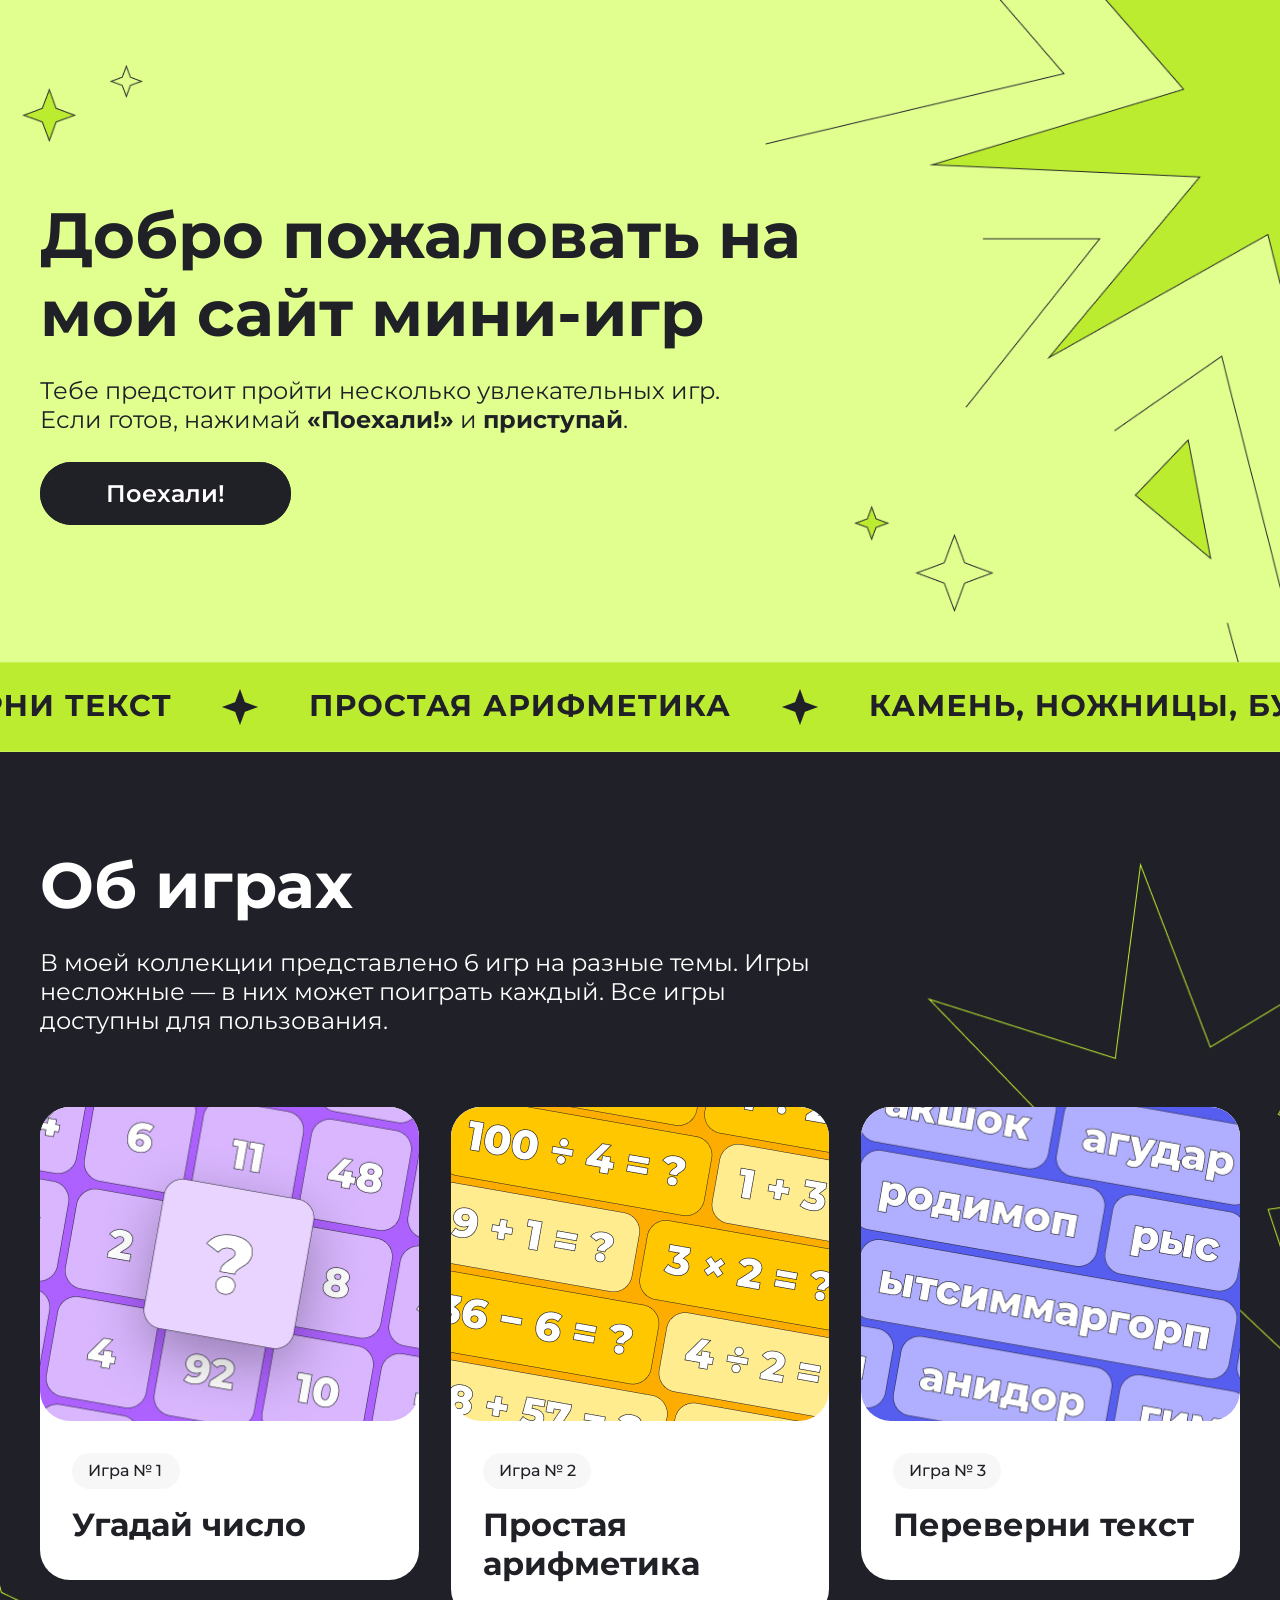
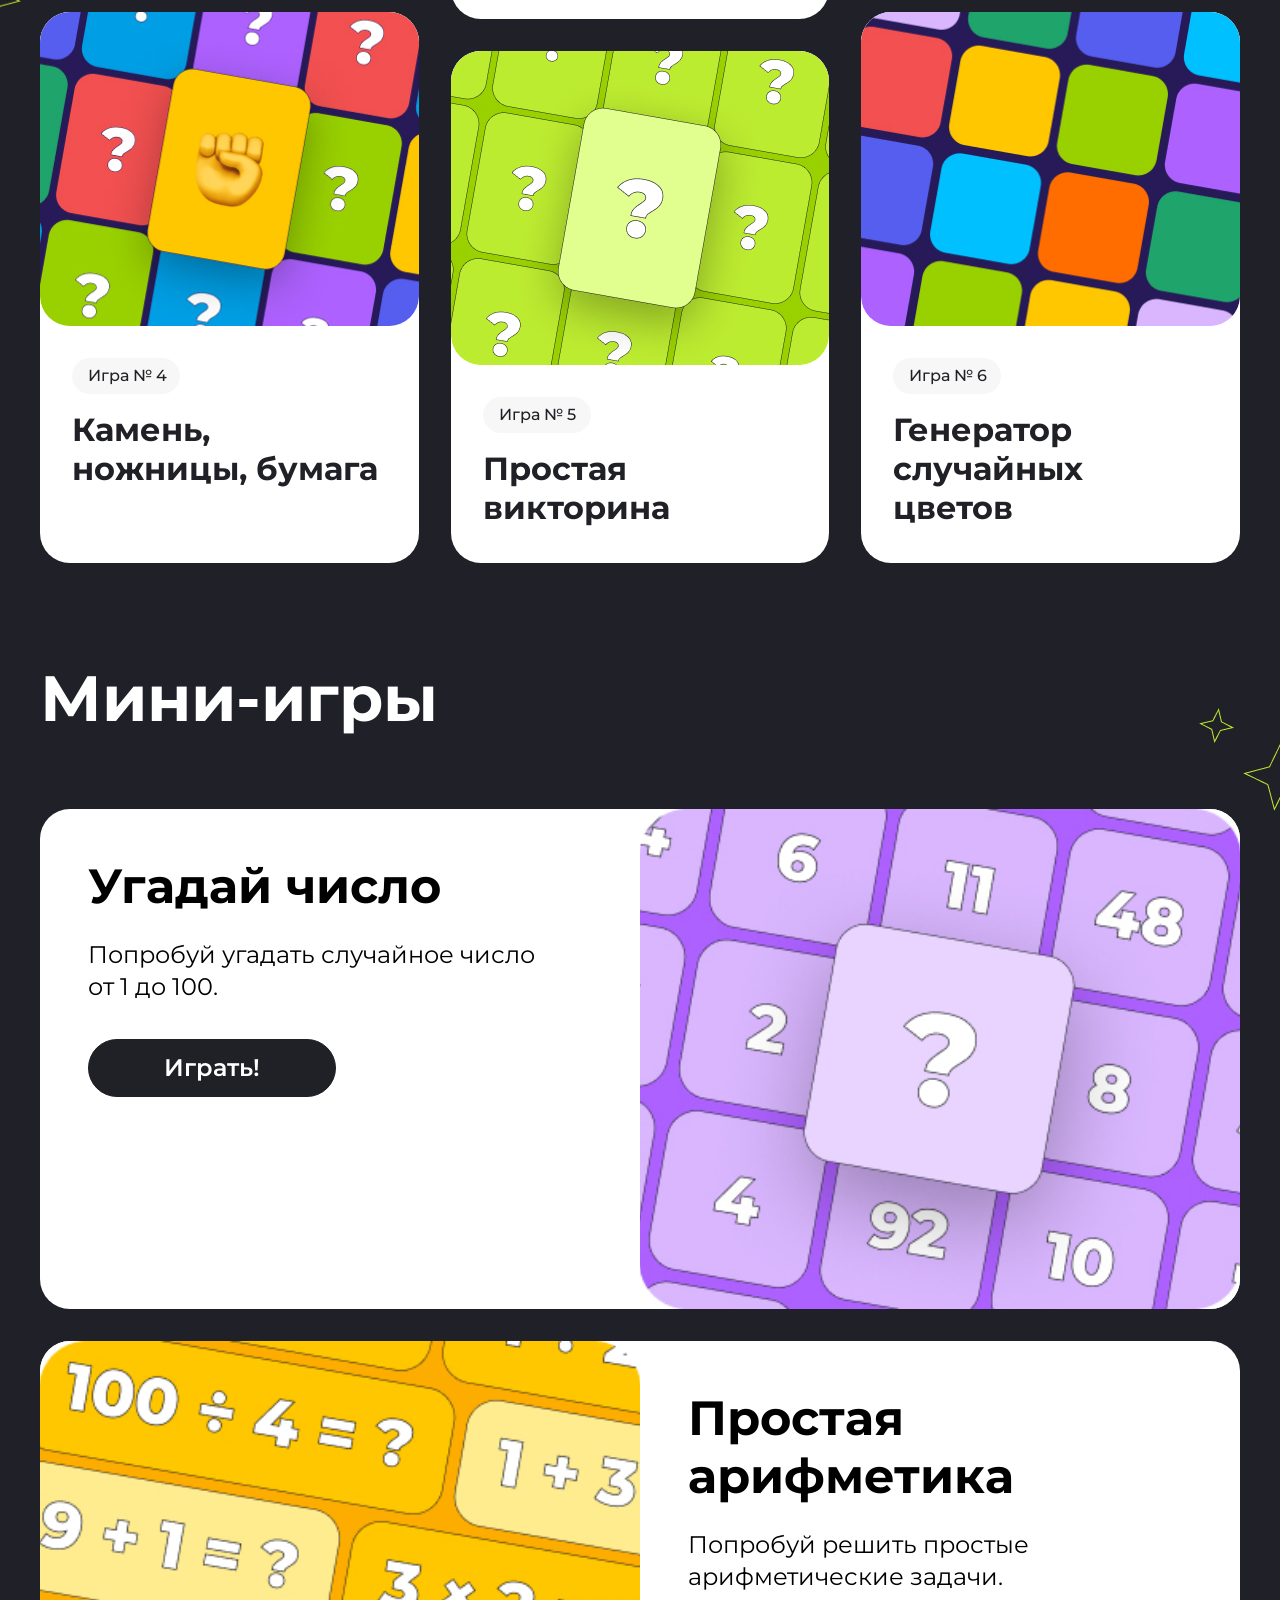
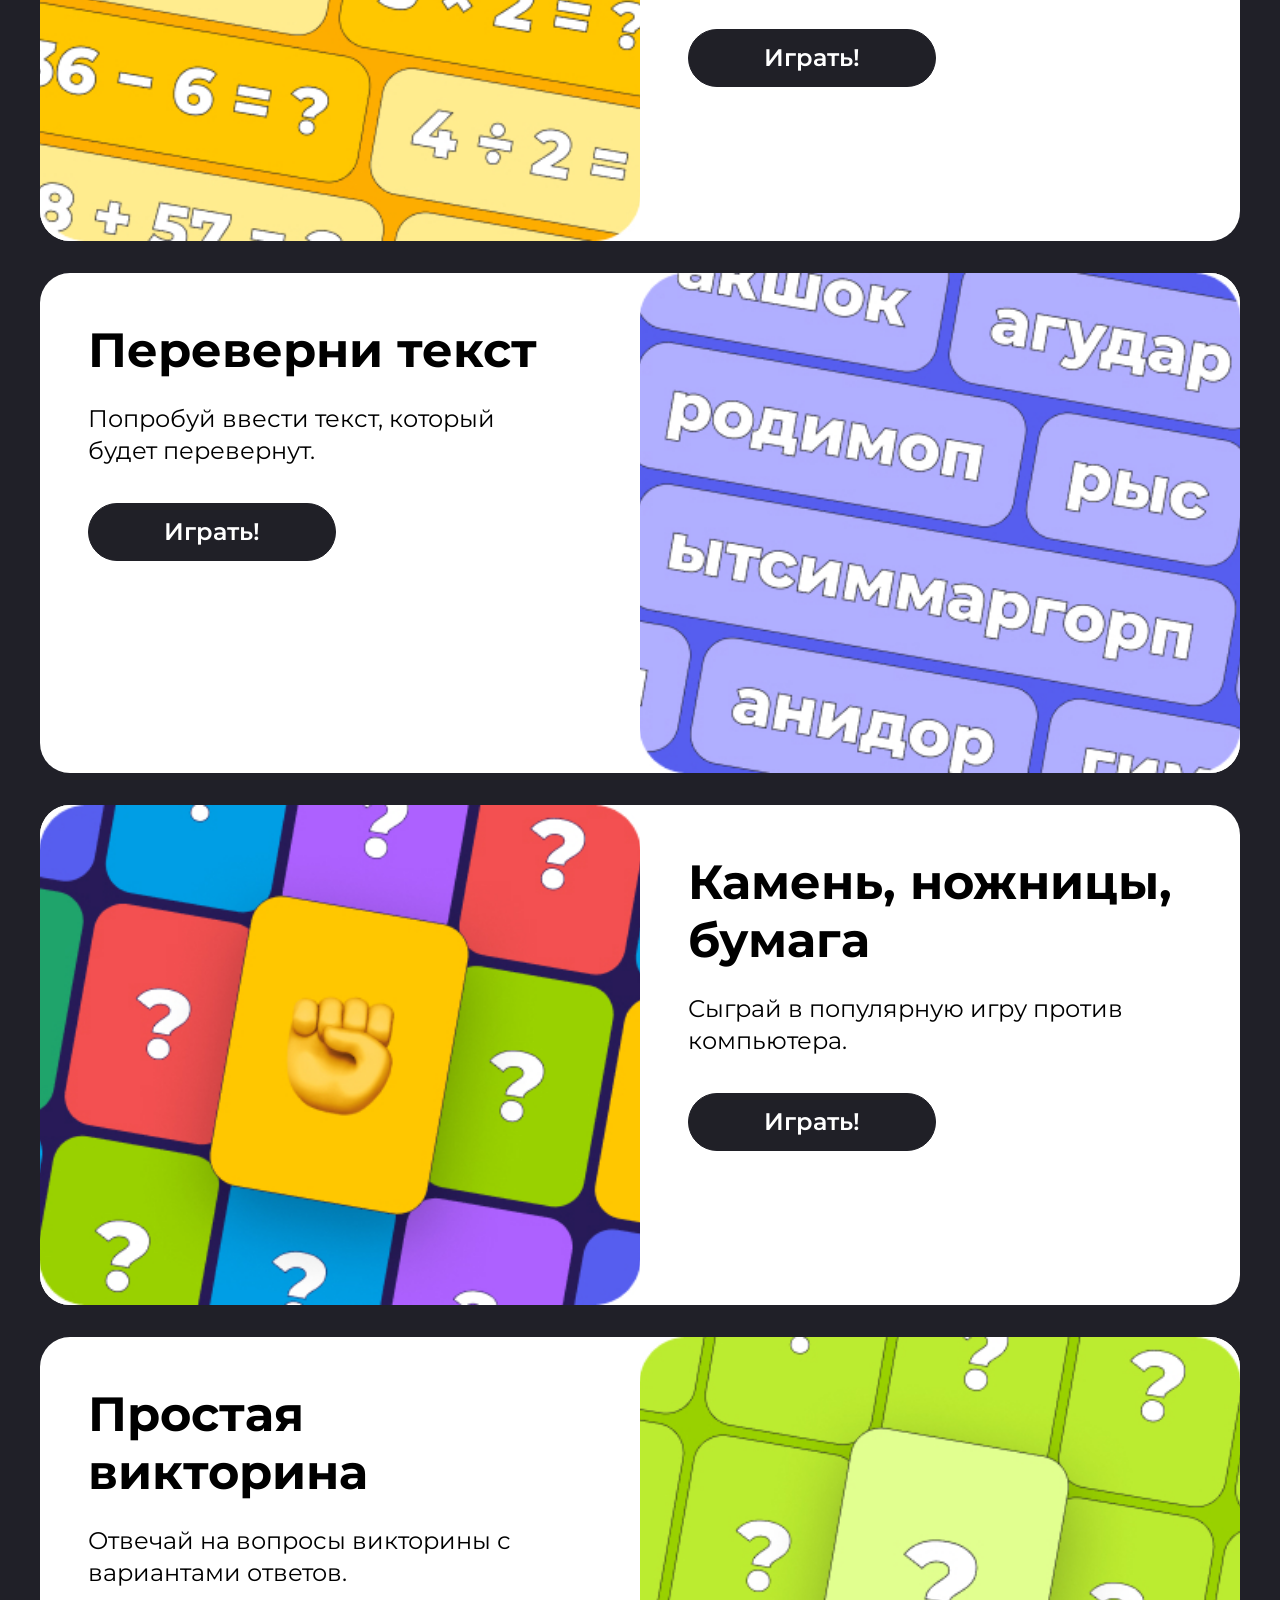
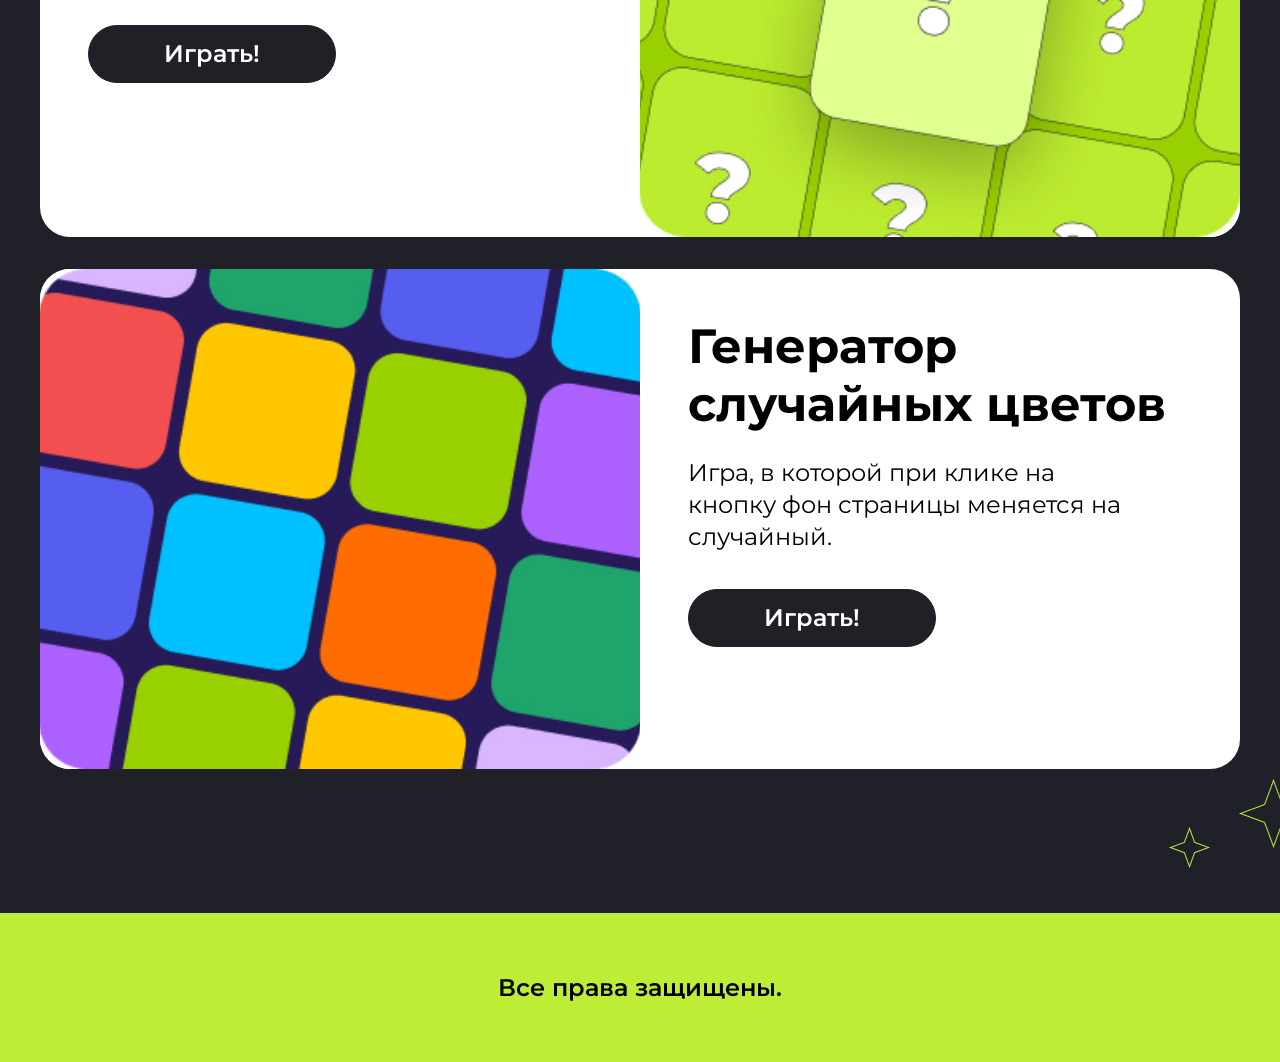
<file: index.html>
<!DOCTYPE html>
<html lang="ru">
<head>
  <meta charset="UTF-8">
  <meta name="viewport" content="width=device-width, initial-scale=1.0">
  <title>index</title>
  <link rel="preconnect" href="https://fonts.googleapis.com">
  <link rel="preconnect" href="https://fonts.gstatic.com" crossorigin>
  <link href="https://fonts.googleapis.com/css2?family=Montserrat:ital,wght@0,100..900;1,100..900&display=swap" rel="stylesheet">
  <link rel="stylesheet" href="./style.css">
</head>
<body>
  <header class="header center">
    <div class="header__box">
      <h1 class="header__title">Добро пожаловать на мой сайт мини-игр</h1>
      <p class="header__subtitle">Тебе предстоит пройти несколько увлекательных игр. Если готов, нажимай <strong>«Поехали!»</strong> и <strong>приступай</strong>.</p>
      <a class="header__button" href="#about-game">Поехали!</a>
    </div>
    <div class="header__scrollbar"></div>
  </header>
  <section class="about-game center" id="about-game">
    <article class="about-game__box">
      <div class="about-game__text">
        <h2 class="about-game__title">Об играх</h2>
      <p class="about-game__subtitle">В моей коллекции представлено 6 игр на разные темы. Игры несложные — в них может поиграть каждый.
Все игры доступны для пользования.</p>
      </div>
      <div class="about-game__content">
        <a class="game game_1" href="#game-mini__1">
          <div class="game__img game__img_1"></div>
          <div class="game__text">
            <div class="game__number">Игра № 1</div>
            <div class="game__name">Угадай число</div>
          </div>
        </a>
        
        <a class="game game_2" href="#game-mini__2">
          <div class="game__img game__img_2"></div>
          <div class="game__text">
            <div class="game__number">Игра № 2</div>
            <div class="game__name">Простая арифметика</div>
          </div>
        </a>
        <a class="game game_3" href="#game-mini__3">
          <div class="game__img game__img_3"></div>
          <div class="game__text">
            <div class="game__number">Игра № 3</div>
            <div class="game__name">Переверни текст</div>
          </div>
        </a>
        <a class="game game_4" href="#game-mini__4">
          <div class="game__img game__img_4"></div>
          <div class="game__text">
            <div class="game__number">Игра № 4</div>
            <div class="game__name">Камень, ножницы, бумага</div>
          </div>
        </a>
        
        <a class="game game_5" href="#game-mini__5">
          <div class="game__img game__img_5"></div>
          <div class="game__text">
            <div class="game__number">Игра № 5</div>
            <div class="game__name">Простая викторина</div>
          </div>
        </a>
        <a class="game game_6" href="#game-mini__6">
          <div class="game__img game__img_6"></div>
          <div class="game__text">
            <div class="game__number">Игра № 6</div>
            <div class="game__name">Генератор случайных цветов</div>
          </div>
        </a>
        
      </div>
    </article>
  </section>
 
  <section class="games-mini center">
    <div class="games-mini__box">
      <div class="games-mini__text">
        <h2 class="games-mini__title">Мини-игры</h2>
      </div>
      <div class="games-mini__content">
        <article class="game-mini" id="game-mini__1">
          <div class="game-mini__title">
            <div class="game-mini__text">
              <div class="game-mini__name">Угадай число</div>
              <div class="game-mini__description">Попробуй угадать случайное число от 1 до 100.</div>
            </div>
            <a class="game-mini__button" type="button" href="game-mini__1.html">Играть!</a>
          </div>
          <div class="game-mini__img game-mini__img_1"></div>
        </article>

        <article class="game-mini" id="game-mini__2">
          <div class="game-mini__title">
            <div class="game-mini__text">
              <div class="game-mini__name">Простая арифметика</div>
              <div class="game-mini__description">Попробуй решить простые арифметические задачи.</div>
            </div>
            <a class="game-mini__button"  type="button" href="game-mini__2.html">Играть!</a>
          </div>
          <div class="game-mini__img game-mini__img_2"></div>
        </article>

        <article class="game-mini" id="game-mini__3">
          <div class="game-mini__title">
            <div class="game-mini__text">
              <div class="game-mini__name">Переверни текст</div>
              <div class="game-mini__description">Попробуй ввести текст, который будет перевернут.</div>
            </div>
            <a class="game-mini__button" type="button" href="game-mini__3.html">Играть!</a>
          </div>
          <div class="game-mini__img game-mini__img_3"></div>
        </article>

        <article class="game-mini" id="game-mini__4">
          <div class="game-mini__title">
            <div class="game-mini__text">
              <div class="game-mini__name">Камень, ножницы, бумага</div>
              <div class="game-mini__description">Сыграй в популярную игру против компьютера.</div>
            </div>
            <a class="game-mini__button" type="button" href="game-mini__4.html">Играть!</a>
          </div>
          <div class="game-mini__img game-mini__img_4"></div>
        </article>

        <article class="game-mini" id="game-mini__5">
          <div class="game-mini__title">
            <div class="game-mini__text">
              <div class="game-mini__name">Простая викторина</div>
              <div class="game-mini__description">Отвечай на вопросы викторины с вариантами ответов.</div>
            </div>
            <a class="game-mini__button" type="button" href="game-mini__5.html">Играть!</a>
          </div>
          <div class="game-mini__img game-mini__img_5"></div>
        </article>

        <article class="game-mini" id="game-mini__6">
          <div class="game-mini__title">
            <div class="game-mini__text">
              <div class="game-mini__name">Генератор случайных цветов</div>
              <div class="game-mini__description">Игра, в которой при клике на кнопку фон страницы меняется на случайный.</div>
            </div>
            <a class="game-mini__button" type="button" href="game-mini__6.html">Играть!</a>
          </div>
          <div class="game-mini__img game-mini__img_6"></div>
        </article>
        
          
      </div>
    </div>
  </section>
    
  
  <footer class="footer center">
    <p class="footer__text">Все права защищены.</p>
  </footer>
</body>
</html>
</file>
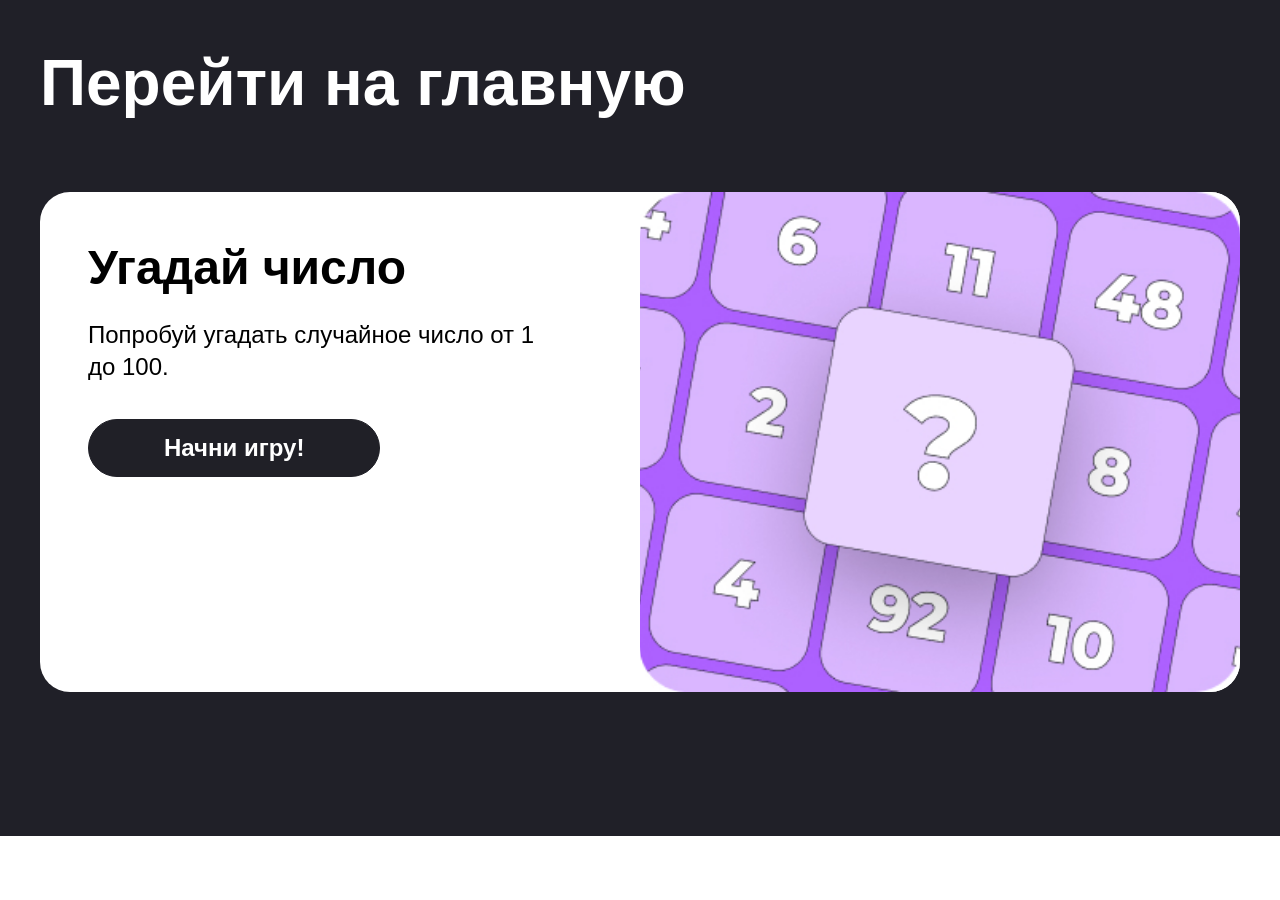
<file: game-mini__1.html>
<!DOCTYPE html>
<html lang="ru">
<head>
    <meta charset="UTF-8">
    <meta name="viewport" content="width=device-width, initial-scale=1.0">
    <title>guess the number</title>
    <link rel="stylesheet" href="./style.css">
</head>
<body>

  <section class="games-mini center">
    <div class="games-mini__box">
      <div class="games-mini__text">
        <a class="games-mini__title games-mini__link" href="index.html">Перейти на главную</a>
      </div>
      <div>
        <article class="game-mini" id="game-mini__1">
          <div class="game-mini__title">
            <div class="game-mini__text">
              <div class="game-mini__name">Угадай число</div>
              <div class="game-mini__description">Попробуй угадать случайное число от 1 до 100.</div>
            </div>
            <a class="game-mini__button" type="button" href="#" onclick="guessNumber()">Начни игру!</a>
          </div>
          <div class="game-mini__img game-mini__img_1"></div>
        </article>
      </div>
    </div>
  </section>

    <script src="game-mini__1.js"></script>
</body>
</html>
</file>
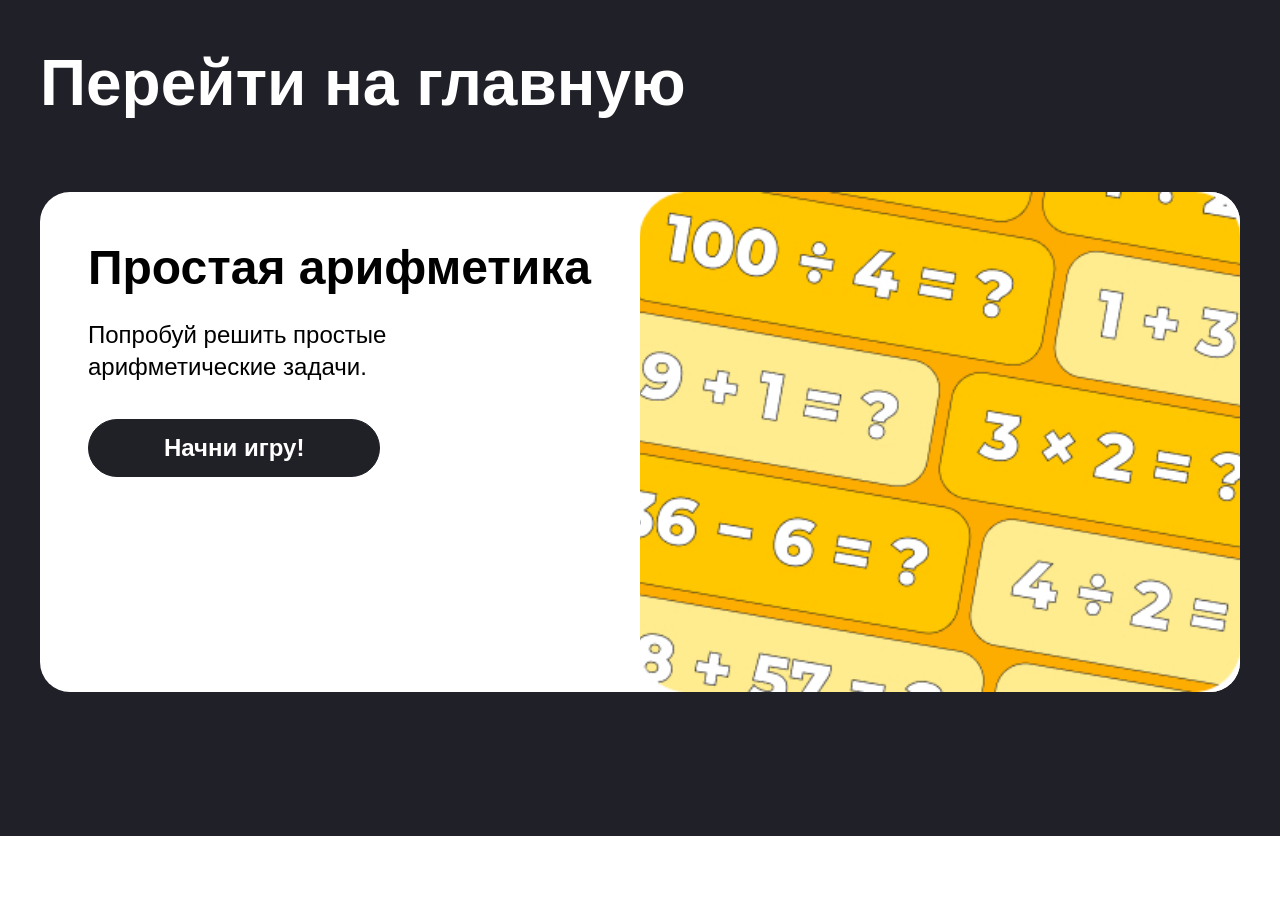
<file: game-mini__2.html>
<!DOCTYPE html>
<html lang="ru">
<head>
    <meta charset="UTF-8">
    <meta name="viewport" content="width=device-width, initial-scale=1.0">
    <title>simple arithmetic</title>
    <link rel="stylesheet" href="./style.css">
</head>
<body>
<section class="games-mini center">
    <div class="games-mini__box">
      <div class="games-mini__text">
        <a class="games-mini__title games-mini__link" href="index.html">Перейти на главную</a>
      </div>
      <div>
        <article class="game-mini" id="game-mini__2">
          <div class="game-mini__title">
            <div class="game-mini__text">
              <div class="game-mini__name">Простая арифметика</div>
              <div class="game-mini__description">Попробуй решить простые арифметические задачи.</div>
            </div>
            <a class="game-mini__button"  type="button" href="#" onclick="simpleArithmetic()">Начни игру!</a>
          </div>
          <div class="game-mini__img game-mini__img_2"></div>
        </article>
      </div>
    </div>
  </section>
    
    <script src="game-mini__2.js"></script>
</body>
</html>
</file>
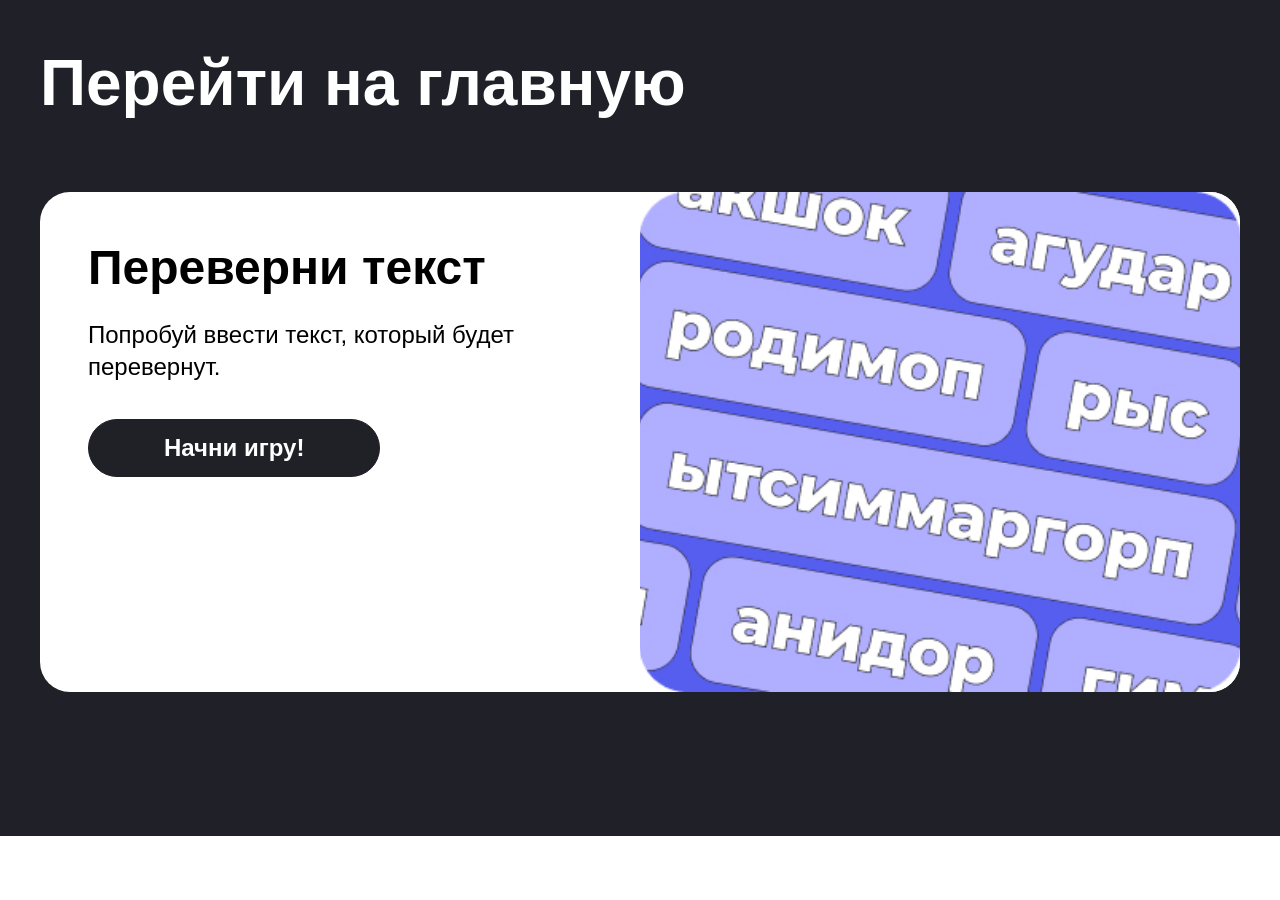
<file: game-mini__3.html>
<!DOCTYPE html>
<html lang="ru">
<head>
    <meta charset="UTF-8">
    <meta name="viewport" content="width=device-width, initial-scale=1.0">
    <title>flip the text</title>
    <link rel="stylesheet" href="./style.css">
</head>
<body>
<section class="games-mini center">
    <div class="games-mini__box">
      <div class="games-mini__text">
        <a class="games-mini__title games-mini__link" href="index.html">Перейти на главную</a>
      </div>
      <div>
        <article class="game-mini" id="game-mini__3">
          <div class="game-mini__title">
            <div class="game-mini__text">
              <div class="game-mini__name">Переверни текст</div>
              <div class="game-mini__description">Попробуй ввести текст, который будет перевернут.</div>
            </div>
            <a class="game-mini__button" type="button" href="#" onclick="flipTheText()">Начни игру!</a>
          </div>
          <div class="game-mini__img game-mini__img_3"></div>
        </article>
       </divss=>
    </div>
  </section>
    
    <script src="game-mini__3.js"></script>
</body>
</html>
</file>
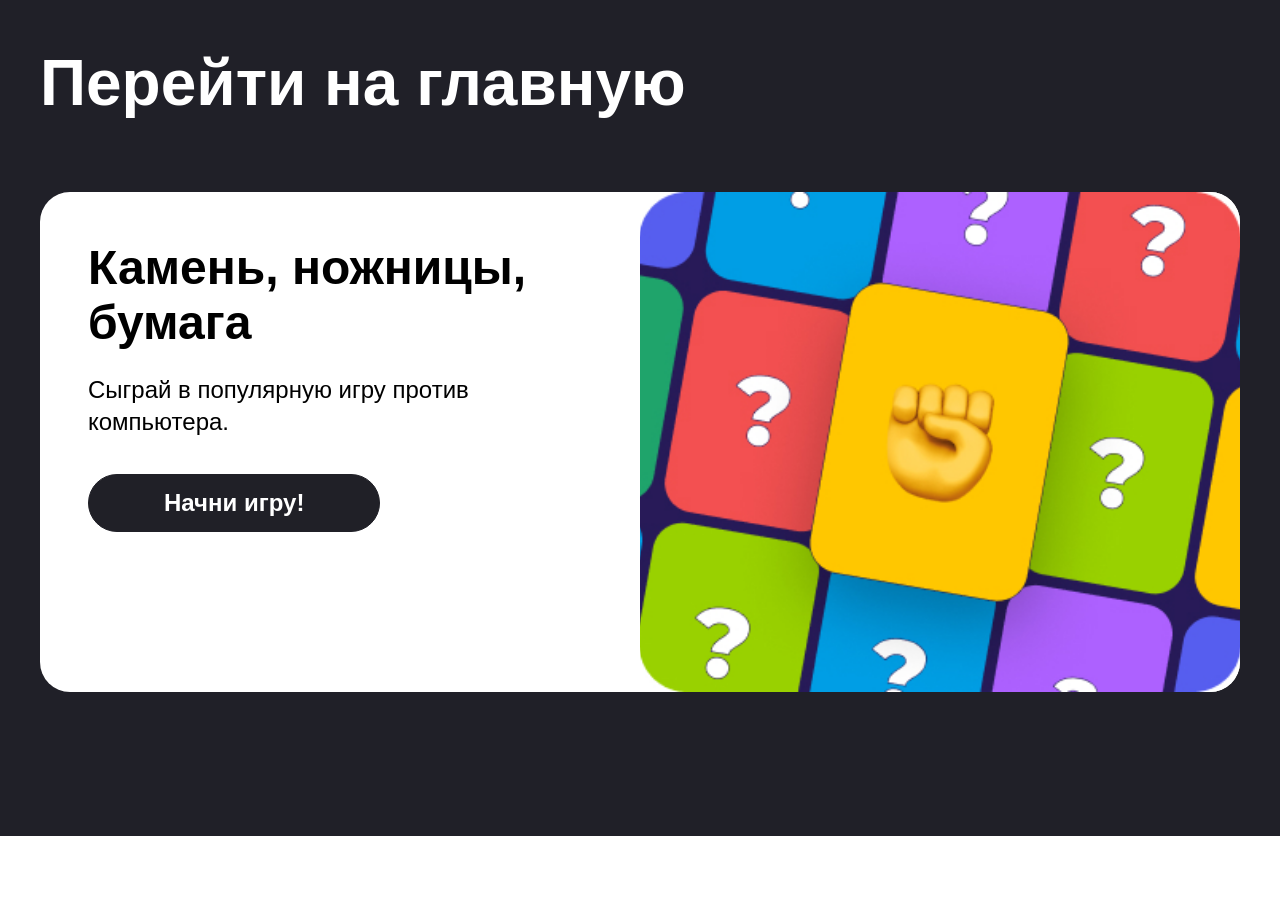
<file: game-mini__4.html>
<!DOCTYPE html>
<html lang="ru">
<head>
    <meta charset="UTF-8">
    <meta name="viewport" content="width=device-width, initial-scale=1.0">
    <title>Rock Scissors Paper</title>
    <link rel="stylesheet" href="./style.css">
</head>
<body>
<section class="games-mini center">
    <div class="games-mini__box">
      <div class="games-mini__text">
        <a class="games-mini__title games-mini__link" href="index.html">Перейти на главную</a>
      </div>
      <div>
        <article class="game-mini" id="game-mini__4">
          <div class="game-mini__title">
            <div class="game-mini__text">
              <div class="game-mini__name">Камень, ножницы, бумага</div>
              <div class="game-mini__description">Сыграй в популярную игру против компьютера.</div>
            </div>
            <a class="game-mini__button" type="button" href="#" onclick="rockScissorsPaper()">Начни игру!</a>
          </div>
          <div class="game-mini__img game-mini__img_4"></div>
        </article>
       </div>
    </div>
  </section>

    
    <script src="game-mini__4.js"></script>
</body>
</html>
</file>
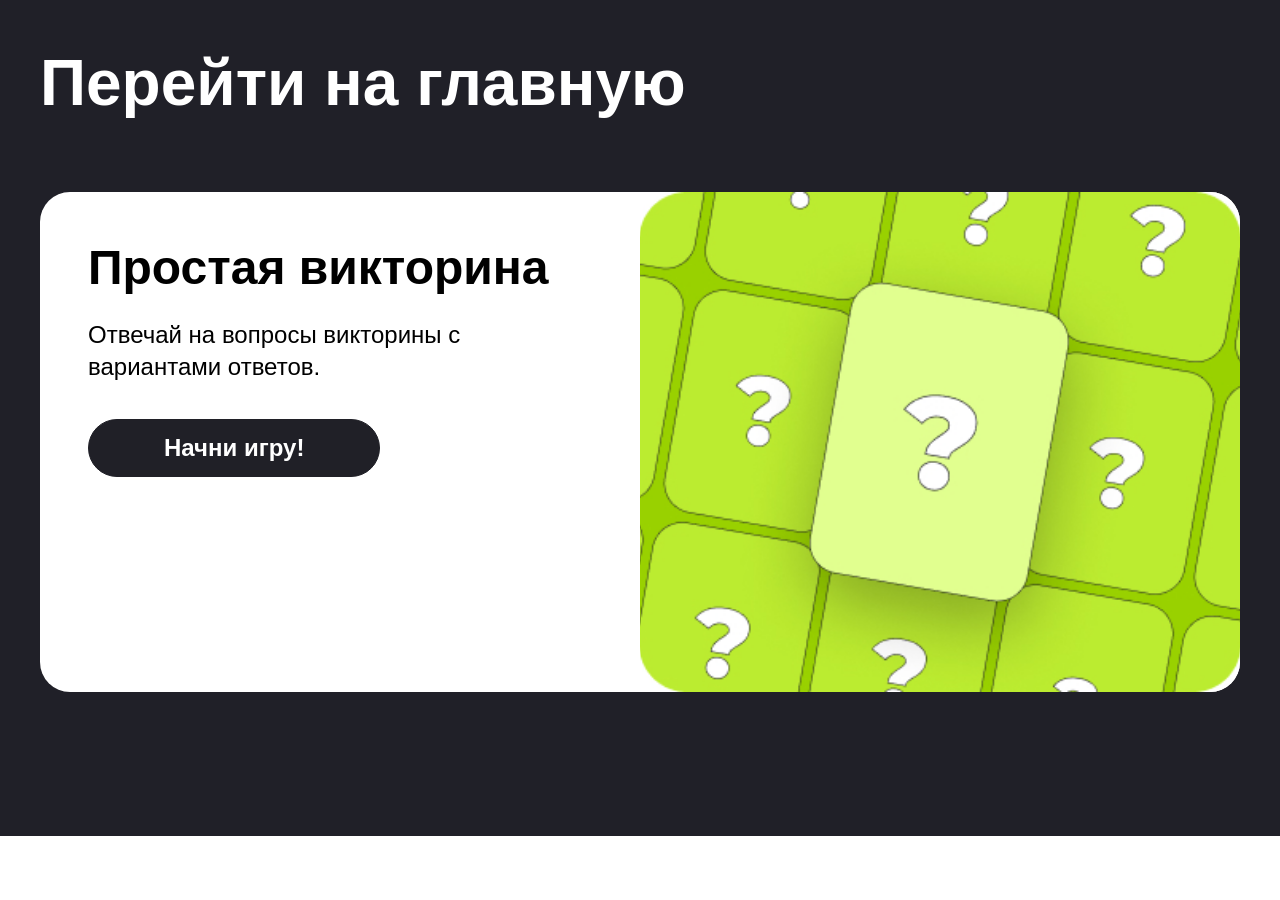
<file: game-mini__5.html>
<!DOCTYPE html>
<html lang="ru">
<head>
    <meta charset="UTF-8">
    <meta name="viewport" content="width=device-width, initial-scale=1.0">
    <title>A simple quiz</title>
    <link rel="stylesheet" href="./style.css">
</head>
<body>
<section class="games-mini center">
    <div class="games-mini__box">
      <div class="games-mini__text">
        <a class="games-mini__title games-mini__link" href="index.html">Перейти на главную</a>
      </div>
      <div>
        <article class="game-mini" id="game-mini__5">
          <div class="game-mini__title">
            <div class="game-mini__text">
              <div class="game-mini__name">Простая викторина</div>
              <div class="game-mini__description">Отвечай на вопросы викторины с вариантами ответов.</div>
            </div>
            <a class="game-mini__button" type="button" href="#" onclick="startQuiz()">Начни игру!</a>
          </div>
          <div class="game-mini__img game-mini__img_5"></div>
        </article> 
      </div>
    </div>
  </section>
    
    <script src="game-mini__5.js"></script>
</body>
</html>
</file>
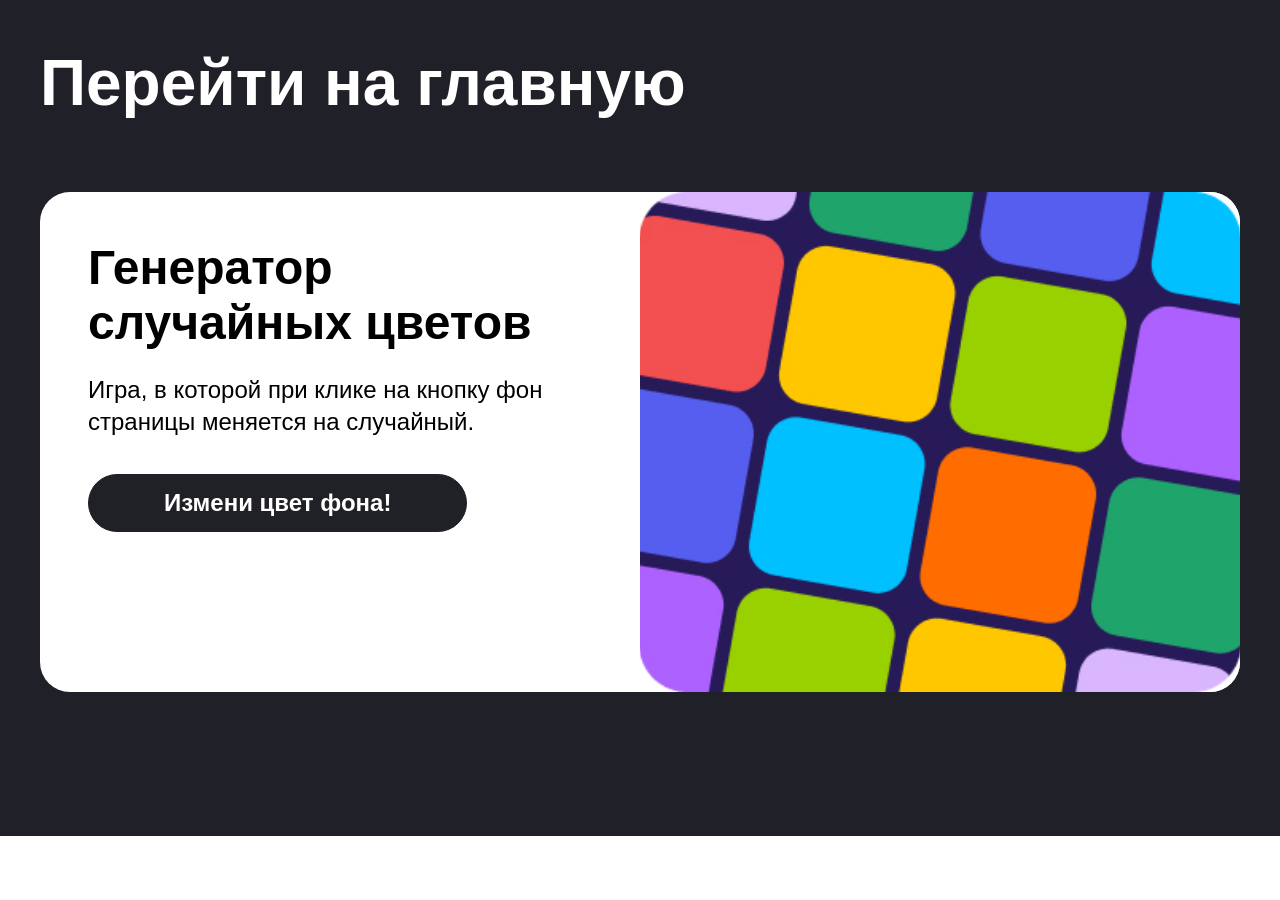
<file: game-mini__6.html>
<!DOCTYPE html>
<html lang="ru">
<head>
    <meta charset="UTF-8">
    <meta name="viewport" content="width=device-width, initial-scale=1.0">
    <title>random color generator</title>
    <link rel="stylesheet" href="./style.css">
</head>
<body>
<section class="games-mini center">
    <div class="games-mini__box">
      <div class="games-mini__text">
        <a class="games-mini__title games-mini__link" href="index.html">Перейти на главную</a>
      </div>
      <div>
        <article class="game-mini" id="game-mini__6">
          <div class="game-mini__title">
            <div class="game-mini__text">
              <div class="game-mini__name">Генератор случайных цветов</div>
              <div class="game-mini__description">Игра, в которой при клике на кнопку фон страницы меняется на случайный.</div>
            </div>
            <a class="game-mini__button button6" type="button">Измени цвет фона!</a>
          </div>
          <div class="game-mini__img game-mini__img_6"></div>
        </article>
        
          
      </div>
        
    </div>
  </section>
    
    <script src="game-mini__6.js"></script>
</body>
</html>
</file>
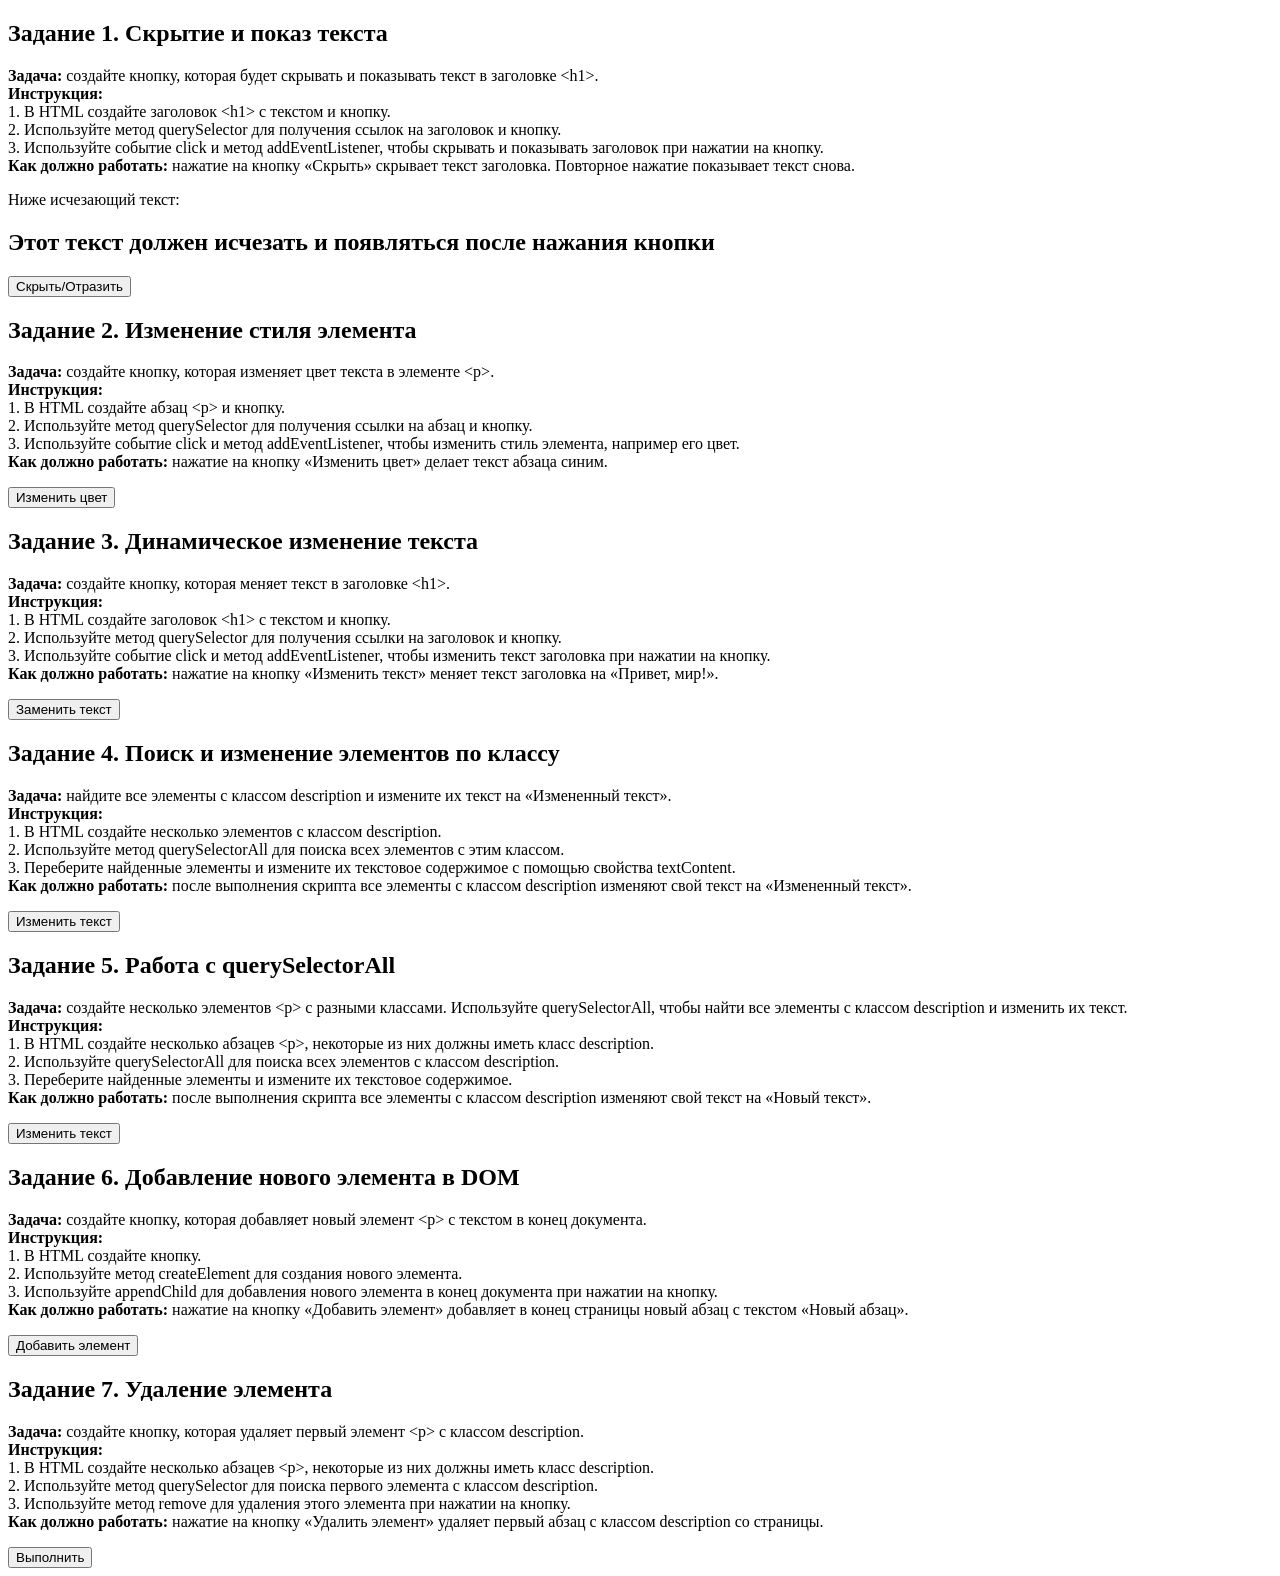
<file: js.html>
<!DOCTYPE html>
<html lang="ru">
<head>
    <meta charset="UTF-8">
    <meta name="viewport" content="width=device-width, initial-scale=1.0">
    <title>Document</title>
</head>
<body>
    <section>
        <h1 class="title">Задание 1. Скрытие и показ текста</h1>
        <p class='description'><strong>Задача:</strong> cоздайте кнопку, которая будет скрывать и показывать текст в заголовке &lt;h1&gt;.<br>
        <strong>Инструкция:</strong><br>
        1. В HTML создайте заголовок &lt;h1&gt; с текстом и кнопку. <br>
        2. Используйте метод querySelector для получения ссылок на заголовок и кнопку.<br>
        3. Используйте событие click и метод addEventListener, чтобы скрывать и показывать заголовок при нажатии на кнопку.<br>

        <strong>Как должно работать:</strong> нажатие на кнопку «Скрыть» скрывает текст заголовка. Повторное нажатие показывает текст снова.</p>
        <p>Ниже исчезающий текст:</p>
        <h2 class="text1">Этот текст должен исчезать и появляться после нажания кнопки</h2>
        <button id="exercise-1">Скрыть/Отразить</button>
    </section>

    <section>
        <h1 class="title">Задание 2. Изменение стиля элемента</h1>
        <p class="text2"><strong>Задача:</strong> создайте кнопку, которая изменяет цвет текста в элементе &lt;p&gt;. <br>
        <strong>Инструкция:</strong><br>
        1. В HTML создайте абзац &lt;p&gt; и кнопку.<br>
        2. Используйте метод querySelector для получения ссылки на абзац и кнопку.<br>
        3. Используйте событие click и метод addEventListener, чтобы изменить стиль элемента, например его цвет.<br>

        <strong>Как должно работать:</strong> нажатие на кнопку «Изменить цвет» делает текст абзаца синим.</p>
        <button id="exercise-2">Изменить цвет</button>
    </section>

    <section>
        <h1 class="text3">Задание 3. Динамическое изменение текста</h1>
        <p class='description'><strong>Задача:</strong> создайте кнопку, которая меняет текст в заголовке &lt;h1&gt;. <br>
        <strong>Инструкция:</strong><br>
        1. В HTML создайте заголовок &lt;h1&gt; с текстом и кнопку.<br>
        2. Используйте метод querySelector для получения ссылки на заголовок и кнопку.<br>
        3. Используйте событие click и метод addEventListener, чтобы изменить текст заголовка при нажатии на кнопку.<br>

        <strong>Как должно работать:</strong> нажатие на кнопку «Изменить текст» меняет текст заголовка на «Привет, мир!».</p>
        <button id="exercise-3">Заменить текст</button>
    </section>

    <section>
        <h1>Задание 4. Поиск и изменение элементов по классу</h1>
        <p class='description'><strong>Задача:</strong> найдите все элементы с классом description и измените их текст на «Измененный текст».<br>
        <strong>Инструкция:</strong><br>
        1. В HTML создайте несколько элементов с классом description.<br>
        2. Используйте метод querySelectorAll для поиска всех элементов с этим классом.<br>
        3. Переберите найденные элементы и измените их текстовое содержимое с помощью свойства textContent.<br>

        <strong>Как должно работать:</strong> после выполнения скрипта все элементы с классом description изменяют свой текст на «Измененный текст».</p>
        <button id="exercise-4">Изменить текст</button>
    </section>

    <section>
        <h1>Задание 5. Работа с querySelectorAll</h1>
        <p class='description'><strong>Задача:</strong> создайте несколько элементов &lt;p&gt; с разными классами. Используйте querySelectorAll, чтобы найти все элементы с классом description и изменить их текст.<br>
        <strong>Инструкция:</strong><br>
        1. В HTML создайте несколько абзацев &lt;p&gt;, некоторые из них должны иметь класс description.<br>
        2. Используйте querySelectorAll для поиска всех элементов с классом description.<br>
        3. Переберите найденные элементы и измените их текстовое содержимое.<br>

        <strong>Как должно работать:</strong> после выполнения скрипта все элементы с классом description изменяют свой текст на «Новый текст».</p>
        <button id="exercise-5">Изменить текст</button>
    </section>

    <section>
        <h1>Задание 6. Добавление нового элемента в DOM</h1>
        <p><strong>Задача:</strong> создайте кнопку, которая добавляет новый элемент &lt;p&gt; с текстом в конец документа.<br>
        <strong>Инструкция:</strong><br>
        1. В HTML создайте кнопку.<br>
        2. Используйте метод createElement для создания нового элемента.<br>
        3. Используйте appendChild для добавления нового элемента в конец документа при нажатии на кнопку.<br>

        <strong>Как должно работать:</strong> нажатие на кнопку «Добавить элемент» добавляет в конец страницы новый абзац с текстом «Новый абзац».</p>
        <button id="exercise-6">Добавить элемент</button>
    </section>

    <section>
        <h1>Задание 7. Удаление элемента</h1>
        <p><strong>Задача:</strong> создайте кнопку, которая удаляет первый элемент &lt;p&gt; с классом description.<br>
        <strong>Инструкция:</strong><br>
        1. В HTML создайте несколько абзацев &lt;p&gt;, некоторые из них должны иметь класс description.<br>
        2. Используйте метод querySelector для поиска первого элемента с классом description.<br>
        3. Используйте метод remove для удаления этого элемента при нажатии на кнопку.<br>

        <strong>Как должно работать:</strong> нажатие на кнопку «Удалить элемент» удаляет первый абзац с классом description со страницы.</p>
        <button id="exercise-7">Выполнить</button>
    </section>

    <script src="hw-9.js"></script>
</body>
</html>
</file>
<file: style.css>
@charset "UTF-8";
* {
  margin: 0;
  padding: 0;
  box-sizing: border-box;
}

html {
  font-size: 16px;
  scroll-behavior: smooth;
}

a {
  text-decoration: none;
}

a, input, button {
  font-family: "Montserrat", sans-serif;
}

body {
  font-family: "Montserrat", sans-serif;
  font-size: 16px;
}

.center {
  padding-left: calc(50% - 600px);
  padding-right: calc(50% - 600px);
}

.header {
  background-image: url(./img/header.jpg);
  background-repeat: no-repeat;
  background-position: center;
  background-size: cover;
  color: #202027;
  box-sizing: border-box;
  position: relative;
}
.header__box {
  padding-top: 196px;
  padding-bottom: 246px;
  max-width: 769px;
}
.header__title {
  font-size: 4rem;
  font-weight: 700;
  padding-bottom: 1.5rem;
}
.header__subtitle {
  font-size: 1.5rem;
  font-weight: 400;
  padding-bottom: 3rem;
  max-width: 720px;
}
.header__button {
  background-color: #202027;
  border: 1px solid #202027;
  border-radius: 60px;
  box-sizing: border-box;
  padding: 16px 65px;
  text-align: center;
  font-weight: 600;
  font-size: 1.5rem;
  line-height: 100%;
  color: #FFFFFF;
  transition: all 1s;
  cursor: pointer;
}
.header__button:hover {
  background-color: white;
  color: #000000;
}
.header__scrollbar {
  background-image: url(./img/header_scrollbar.jpg);
  background-repeat: repeat-x;
  background-position: center;
  background-size: cover;
  width: 100%;
  height: 90px;
  position: absolute;
  bottom: 0;
  right: 0;
  animation: scrollLeft 5s linear infinite;
}

@keyframes scrollLeft {
  0% {
    background-position: 0 center;
  }
  100% {
    background-position: 100% center;
  }
}
.about-game {
  background-image: url(./img/Game1-background.jpg);
  background-repeat: no-repeat;
  background-position: center;
  background-size: cover;
  box-sizing: border-box;
}
.about-game__box {
  padding-bottom: 50px;
  padding-top: 94px;
}
.about-game__title {
  font-size: 4rem;
  font-weight: 700;
  padding-bottom: 1.5rem;
  color: #FFFFFF;
}
.about-game__subtitle {
  font-size: 1.5rem;
  font-weight: 400;
  padding-bottom: 4.5rem;
  max-width: 788px;
  color: #FFFFFF;
}

.about-game__content {
  display: grid;
  gap: 32px;
  grid-template-columns: repeat(3, 1fr);
  align-items: start;
}

.game_1 {
  grid-column: 1;
  grid-row: 1;
  /* Низкая карточка */
  height: 473px; /* Примерная высота */
}

.game_2 {
  grid-column: 2;
  grid-row: 1/3;
  /* Высокая карточка, занимает 2 строки */
  height: 512px; /* Растягивается на всю высоту */
  align-self: start;
}

.game_3 {
  grid-column: 3;
  grid-row: 1;
  /* Низкая карточка */
  height: 473px; /* Примерная высота */
}

.game_4 {
  grid-column: 1;
  grid-row: 2;
  /* Высокая карточка, под первой */
  height: 551px; /* Пропорционально выше 1-й */
  align-self: end; /* Прижимаем к нижней границе */
}

.game_5 {
  grid-column: 2;
  grid-row: 2;
  /* Высокая карточка, та же высота что и 2-я */
  height: 512px;
  align-self: end;
}

.game_6 {
  grid-column: 3;
  grid-row: 2;
  /* Высокая карточка, под третьей */
  height: 551px; /* Пропорционально выше 3-й */
  align-self: end; /* Прижимаем к нижней границе */
}

.game {
  border-radius: 30px;
  background-color: #FFFFFF;
  transition: all 1s;
}
.game__img {
  height: 314px;
  width: 100%;
  border-radius: 30px;
  background-repeat: no-repeat;
  background-position: center;
  background-size: cover;
}
.game__img_1 {
  background-image: url(./img/product1.jpg);
}
.game__img_2 {
  background-image: url(./img/product2.jpg);
}
.game__img_3 {
  background-image: url(./img/product3.jpg);
}
.game__img_4 {
  background-image: url(./img/product4.jpg);
}
.game__img_5 {
  background-image: url(./img/product5.jpg);
}
.game__img_6 {
  background-image: url(./img/product6.jpg);
}
.game__text {
  padding: 32px;
  display: flex;
  flex-direction: column;
  gap: 16px;
  max-width: 314px;
}
.game__number {
  background-color: #F7F7F7;
  border-radius: 52px;
  font-size: 1rem;
  color: #202027;
  font-weight: 500;
  width: 108px;
  line-height: 100%;
  padding: 10px 16px;
  white-space: nowrap;
}
.game__name {
  font-size: 2rem;
  font-weight: 700;
  color: #202027;
  width: 314px;
}
.game__1:hover {
  transform: scale(1.1);
}
.game__2:hover {
  transform: scale(1.1);
}
.game__3:hover {
  transform: scale(1.1);
}
.game__4:hover {
  transform: scale(1.1);
}
.game__5:hover {
  transform: scale(1.1);
}
.game__6:hover {
  transform: scale(1.1);
}

.games-mini {
  background-image: url(./img/Games_mini-background.jpg);
  background-repeat: no-repeat;
  background-position: center;
  background-size: cover;
  box-sizing: border-box;
}
.games-mini__box {
  padding-top: 46px;
  padding-bottom: 144px;
}
.games-mini__title {
  font-size: 4rem;
  font-weight: 700;
  display: block;
  padding-bottom: 4.5rem;
  color: #FFFFFF;
}
.games-mini__link:hover {
  text-decoration: underline;
}

.games-mini__content {
  display: grid;
  gap: 32px;
  grid-template-columns: repeat(12, 1fr);
  grid-template-rows: repeat(6, 1fr);
}

.game-mini {
  grid-column: span 12;
  border-radius: 30px;
  background-color: #FFFFFF;
  display: grid;
  grid-template-columns: repeat(12, 1fr);
}
.game-mini__title {
  grid-column: span 6;
  padding-top: 48px;
  padding-right: 48px;
  padding-left: 48px;
  order: 1;
}
.game-mini__img {
  grid-column: span 6;
  order: 2;
  height: 500px;
  border-radius: 30px;
  background-repeat: no-repeat;
  background-position: center;
  background-size: cover;
  box-sizing: border-box;
}
.game-mini:nth-child(2n) .game-mini__title {
  order: 2;
}
.game-mini:nth-child(2n) .game-mini__img {
  order: 1;
}
.game-mini__text {
  display: flex;
  flex-direction: column;
  gap: 1.5rem;
  padding-bottom: 36px;
}
.game-mini__name {
  font-size: 3rem;
  font-weight: 700;
}
.game-mini__description {
  font-size: 1.5rem;
  font-weight: 400;
  max-width: 457px;
  line-height: 32px;
}
.game-mini__button {
  background-color: #202027;
  border: 1px solid #202027;
  border-radius: 60px;
  box-sizing: border-box;
  padding: 16px 75px;
  text-align: center;
  font-weight: 600;
  font-size: 1.5rem;
  line-height: 100%;
  color: #FFFFFF;
  transition: all 1s;
  cursor: pointer;
  display: inline-block;
  max-width: 100%;
  white-space: normal;
  overflow-wrap: break-word;
  -webkit-user-select: none;
     -moz-user-select: none;
          user-select: none;
}
.game-mini__button:hover {
  background-color: white;
  color: #000000;
}
.game-mini__img_1 {
  background-image: url(./img/product1.jpg);
}
.game-mini__img_2 {
  background-image: url(./img/product2.jpg);
}
.game-mini__img_3 {
  background-image: url(./img/product3.jpg);
}
.game-mini__img_4 {
  background-image: url(./img/product4.jpg);
}
.game-mini__img_5 {
  background-image: url(./img/product5.jpg);
}
.game-mini__img_6 {
  background-image: url(./img/product6.jpg);
}

.footer {
  background-color: #BDED35;
}
.footer__text {
  font-size: 1.5rem;
  font-weight: 600;
  text-align: center;
  padding-top: 60px;
  padding-bottom: 60px;
}

@media (min-width: 768px) and (max-width: 1024px) {
  .center {
    padding-left: calc(50% - 393px);
    padding-right: calc(50% - 393px);
  }
  .about-game__content {
    display: grid;
    gap: 28px;
    grid-template-columns: repeat(2, 1fr);
  }
  .game__1 {
    grid-column: 1;
    grid-row: 1;
    /* Низкая карточка */
    height: 512px; /* Примерная высота */
  }
  .game__2 {
    grid-column: 2;
    grid-row: 1;
    /* Высокая карточка, занимает 2 строки */
    height: 512px; /* Растягивается на всю высоту */
  }
  .game__3 {
    grid-column: 1;
    grid-row: 2;
    /* Низкая карточка */
    height: 512px; /* Примерная высота */
  }
  .game__4 {
    grid-column: 2;
    grid-row: 2;
    /* Высокая карточка, под первой */
    height: 512px; /* Пропорционально выше 1-й */
  }
  .game__5 {
    grid-column: 1;
    grid-row: 3;
    /* Высокая карточка, та же высота что и 2-я */
    height: 512px;
  }
  .game__6 {
    grid-column: 2;
    grid-row: 3;
    /* Высокая карточка, под третьей */
    height: 512px; /* Пропорционально выше 3-й */
  }
}
@media (max-width: 767px) {
  .center {
    padding-left: 16px;
    padding-right: 16px;
  }
  .header {
    background-image: url(./img/header_mobile.jpg);
    background-repeat: no-repeat;
    background-position: center;
    background-size: cover;
  }
  .header__box {
    display: flex;
    flex-direction: column;
    align-items: center;
    padding-top: 147px;
    padding-bottom: 182px;
  }
  .header__title {
    font-size: 2.5rem;
    text-align: center;
    max-width: 262px;
  }
  .header__subtitle {
    font-size: 1rem;
    padding-bottom: 2.25rem;
    text-align: center;
  }
  .header__button {
    background-color: #202027;
    border: 1px solid #202027;
    box-sizing: border-box;
    padding: 16px 103px;
    text-align: center;
    font-size: 1rem;
    color: #FFFFFF;
  }
  .header__scrollbar {
    animation: scrollLeft 15s linear infinite;
  }
  .about-game {
    display: none;
  }
  .games-mini__box {
    padding-top: 48px;
    padding-bottom: 10px;
  }
  .games-mini__title {
    font-size: 2.5rem;
    padding-bottom: 3rem;
  }
  .games-mini__content {
    display: flex;
    flex-direction: column;
    gap: 24px;
  }
  .game-mini {
    display: flex;
    flex-direction: column;
  }
  .game-mini__title {
    order: 2; /* Заголовок будет снизу */
    padding: 29px;
    grid-column: span 4;
  }
  .game-mini__img {
    order: 1; /* Изображение будет сверху */
    height: 300px; /* Уменьшаем высоту для мобильной версии */
    grid-column: span 4;
  }
  .game-mini__text {
    padding-bottom: 2rem;
    gap: 1rem;
  }
  .game-mini__name {
    font-size: 2rem;
  }
  .game-mini__description {
    font-size: 1rem;
    max-width: 100%;
  }
  .game-mini__button {
    padding: 16px 110px;
    font-size: 1rem;
    width: 100%;
    line-height: 142%;
  }
  .footer__text {
    font-size: 1rem;
    padding-top: 40px;
    padding-bottom: 40px;
  }
}/*# sourceMappingURL=style.css.map */
</file>
